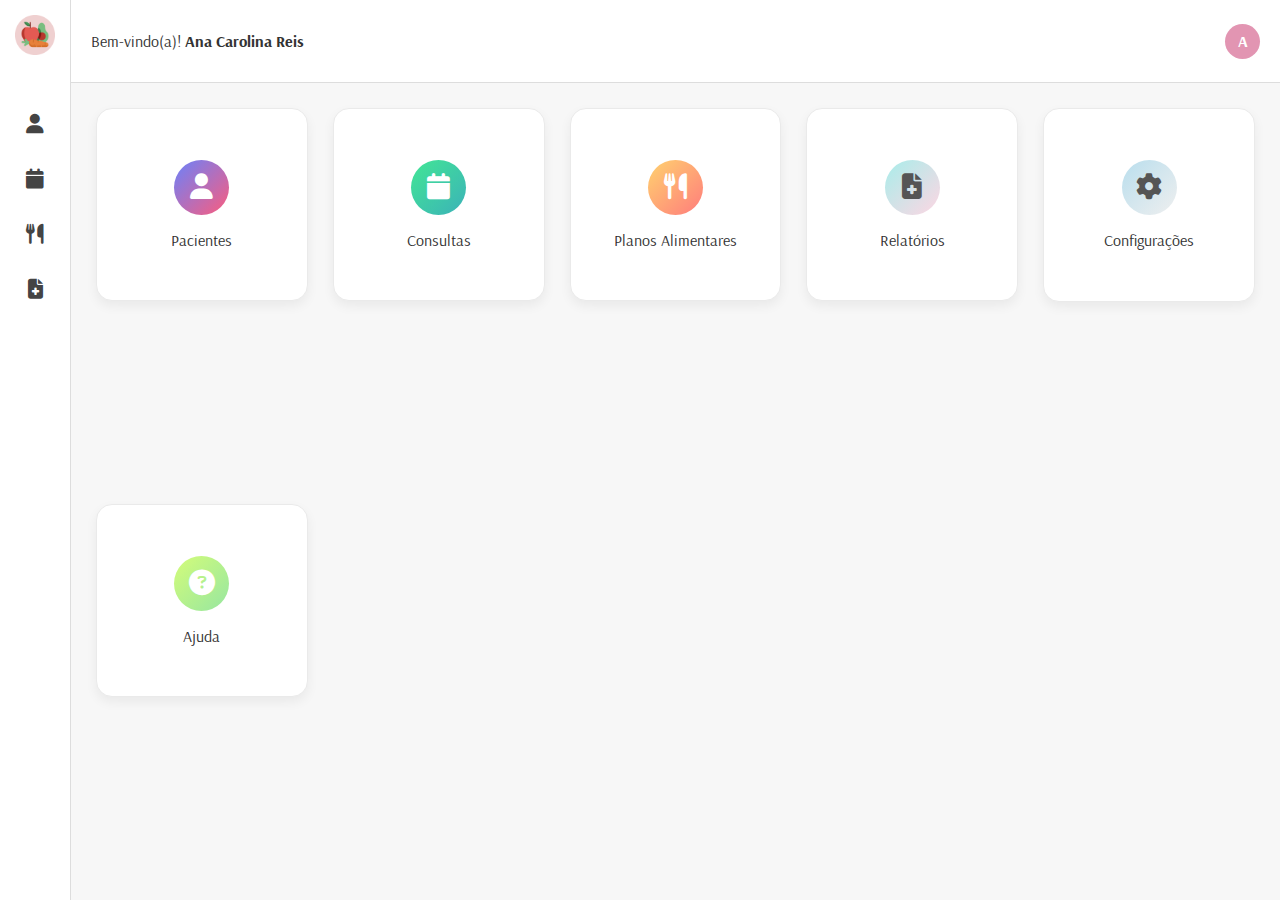
<file: index.html>
<!DOCTYPE html>
<html lang="pt-br">
<head>
  <meta charset="UTF-8">
  <meta name="viewport" content="width=device-width, initial-scale=1.0">
  <title>Sistema Nutricionista</title>
  <link rel="stylesheet" href="css/style.css">
  <link href="https://fonts.googleapis.com/css2?family=Arsenal:wght@400;700&display=swap" rel="stylesheet">
  <link rel="stylesheet" href="https://cdnjs.cloudflare.com/ajax/libs/font-awesome/6.5.0/css/all.min.css">
</head>
<body>
  <div class="container">

    <!-- Sidebar -->
    <aside class="sidebar">
      <div class="logo">
         <img src="assets/images/logo.png" alt="Logo Clínica">
      </div>
      <nav>
        <ul>
          <li><a href="pacientes.html" class="nav-link" data-page="pacientes"><i class="fa-solid fa-user"></i></a></li>
          <li><a href="consultas.html" class="nav-link" data-page="consultas"><i class="fa-solid fa-calendar"></i></a></li>
          <li><a href="planos.html" class="nav-link" data-page="planos"><i class="fa-solid fa-utensils"></i></a></li>
          <li><a href="relatorios.html" class="nav-link" data-page="relatorios"><i class="fa-solid fa-file-medical"></i></a></li>
        </ul>
      </nav>
    </aside>

    <!-- Conteúdo principal -->
    <main>
      <!-- Topo -->
      <header class="header">
        <p>Bem-vindo(a)! <strong>Ana Carolina Reis</strong></p>
        <div class="avatar">A</div>
      </header>

      <!-- Área de cards melhorada -->
      <section class="cards">
        <div class="card" data-target="pacientes.html">
          <div class="card-icon"><i class="fa-solid fa-user"></i></div>
          <span>Pacientes</span>
        </div>
        <div class="card" data-target="consultas.html">
          <div class="card-icon"><i class="fa-solid fa-calendar"></i></div>
          <span>Consultas</span>
        </div>
        <div class="card" data-target="planos.html">
          <div class="card-icon"><i class="fa-solid fa-utensils"></i></div>
          <span>Planos Alimentares</span>
        </div>
        <div class="card" data-target="relatorios.html">
          <div class="card-icon"><i class="fa-solid fa-file-medical"></i></div>
          <span>Relatórios</span>
        </div>
        <div class="card" data-target="configuracoes.html">
          <div class="card-icon"><i class="fa-solid fa-gear"></i></div>
          <span>Configurações</span>
        </div>
        <div class="card" data-target="ajuda.html">
          <div class="card-icon"><i class="fa-solid fa-circle-question"></i></div>
          <span>Ajuda</span>
        </div>
      </section>
    </main>
  </div>
  
  <script src="js/main.js"></script>
  <script src="js/dashboard.js"></script>
</body>
</html>
</file>
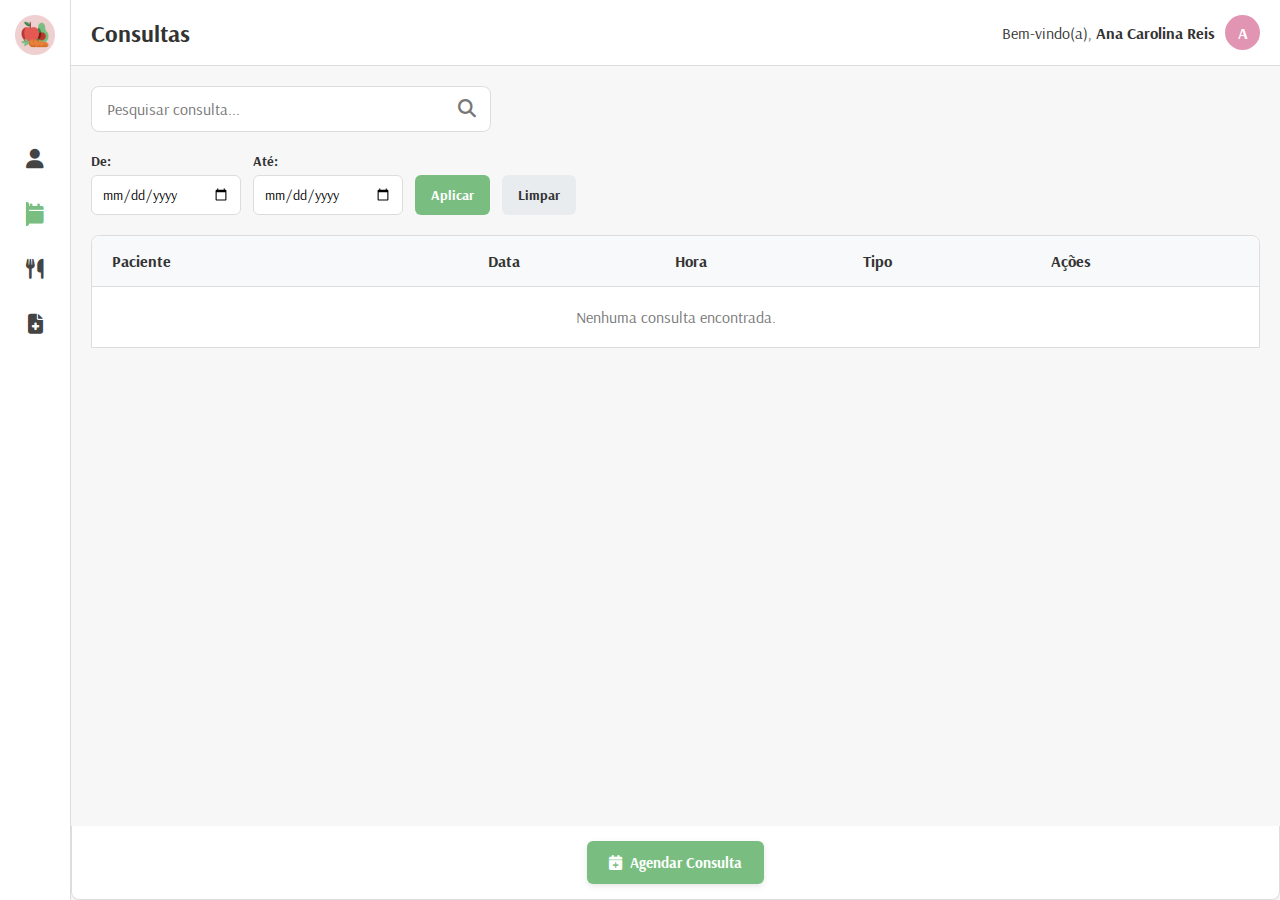
<file: consultas.html>
<!DOCTYPE html>
<html lang="pt-br">
<head>
  <meta charset="UTF-8">
  <meta name="viewport" content="width=device-width, initial-scale=1.0">
  <title>Sistema Nutricionista - Consultas</title>
  <link rel="stylesheet" href="css/style.css">
  <link rel="stylesheet" href="css/consultas.css">
  <link href="https://fonts.googleapis.com/css2?family=Arsenal:wght@400;700&display=swap" rel="stylesheet">
  <link rel="stylesheet" href="https://cdnjs.cloudflare.com/ajax/libs/font-awesome/6.5.0/css/all.min.css">
</head>
<body>
  <div class="container">
    <!-- Sidebar -->
    <aside class="sidebar">
      <div class="logo">
        <img src="assets/images/logo.png" alt="Logo Clínica">
      </div>
      <nav>
        <ul>
          <li><a href="dashboard.html"><i class="fa-solid fa-grid"></i></a></li>
          <li><a href="pacientes.html"><i class="fa-solid fa-user"></i></a></li>
          <li><a href="consultas.html" class="active"><i class="fa-solid fa-calendar"></i></a></li>
          <li><a href="planos.html"><i class="fa-solid fa-utensils"></i></a></li>
          <li><a href="relatorios.html"><i class="fa-solid fa-file-medical"></i></a></li>
        </ul>
      </nav>
    </aside>
<!-- Modal de Detalhes da Consulta -->
<div id="consultaDetalhesModal" class="modal" role="dialog" aria-modal="true">
  <div class="modal-content">
    <span class="close" id="closeDetalhesModal" aria-label="Fechar">&times;</span>
    <h2>Detalhes da Consulta</h2>
    <div class="modal-grid">
      <div class="form-control">
        <label>Paciente</label>
        <input type="text" id="detalhePaciente" readonly>
      </div>
      <div class="form-control">
        <label>Data</label>
        <input type="text" id="detalheData" readonly>
      </div>
      <div class="form-control">
        <label>Hora</label>
        <input type="text" id="detalheHora" readonly>
      </div>
      <div class="form-control">
        <label>Tipo</label>
        <input type="text" id="detalheTipo" readonly>
      </div>
      <div class="form-control form-control--full">
        <label>Observações</label>
        <textarea id="detalheObservacoes" rows="3" readonly></textarea>
      </div>
    </div>
  </div>
</div>

    <!-- Conteúdo principal -->
    <main>
      <!-- Topo -->
      <header class="header">
        <div class="header-left">
          <h1>Consultas</h1>
        </div>
        <div class="header-right">
          <div class="user-info">
            <p>Bem-vindo(a), <strong>Ana Carolina Reis</strong></p>
            <div class="avatar">A</div>
          </div>
        </div>
      </header>

      <!-- Conteúdo da página de consultas -->
      <section class="consultas-content">
        <!-- Barra de pesquisa -->
        <div class="search-container">
          <input type="text" class="search-input" placeholder="Pesquisar consulta...">
          <button class="search-button">
            <i class="fas fa-search"></i>
          </button>
        </div>
        <!-- Filtros -->
<div class="filters-container">
  <div class="filter-control">
    <label for="filtroDataInicio">De:</label>
    <input type="date" id="filtroDataInicio">
  </div>
  <div class="filter-control">
    <label for="filtroDataFim">Até:</label>
    <input type="date" id="filtroDataFim">
  </div>
  <button class="btn-secondary" id="btnAplicarFiltro">Aplicar</button>
  <button class="btn-secondary" id="btnLimparFiltro">Limpar</button>
</div>

        <!-- Lista de consultas -->
        <div class="consultas-list">
          <div class="list-header">
            <span>Paciente</span>
            <span>Data</span>
            <span>Hora</span>
            <span>Tipo</span>
            <span>Ações</span>
          </div>
        </div>
      </section>

      <!-- Rodapé da lista -->
      <div class="consultas-footer">
        <button class="btn-add-consulta">
          <i class="fas fa-calendar-plus"></i> Agendar Consulta
        </button>
      </div>

      <!-- Modal de cadastro/edição -->
      <div id="consultaModal" class="modal" role="dialog" aria-modal="true">
        <div class="modal-content">
          <span class="close" aria-label="Fechar">&times;</span>
          <h2 id="tituloModalConsulta">Agendar Consulta</h2>
          <form id="consultaForm">
            <input type="hidden" id="consultaId" name="consultaId" value="">
            <div class="modal-grid">
              <div class="form-control">
  <label for="paciente">Paciente <span class="required">*</span></label>
  <select id="paciente" name="paciente" required>
    <option value="">Selecione um paciente</option>
  </select>
  <span class="validation-message" id="pacienteValidation"></span>
</div>

              <div class="form-control">
                <label for="data">Data <span class="required">*</span></label>
                <input type="date" id="data" name="data" required min="">
                <span class="validation-message" id="dataValidation"></span>
              </div>
              <div class="form-control">
                <label for="hora">Hora <span class="required">*</span></label>
                <input type="time" id="hora" name="hora" required>
                <span class="validation-message" id="horaValidation"></span>
              </div>
              <div class="form-control">
                <label for="tipo">Tipo <span class="required">*</span></label>
                <select id="tipo" name="tipo" required>
                  <option value="">Selecione</option>
                  <option value="Presencial">Presencial</option>
                  <option value="Online">Online</option>
                  <option value="Retorno">Retorno</option>
                </select>
                <span class="validation-message" id="tipoValidation"></span>
              </div>
              <div class="form-control form-control--full">
                <label for="observacoes">Observações</label>
                <textarea id="observacoes" name="observacoes" rows="3"></textarea>
              </div>
            </div>
            <div class="form-actions">
              <button type="button" id="cancelButton" class="btn-secondary">Cancelar</button>
              <button type="submit" class="btn-primary">Salvar</button>
            </div>
          </form>
        </div>
      </div>

      <!-- Modal de Confirmação de Exclusão -->
      <div id="confirmModal" class="modal" role="dialog" aria-modal="true">
        <div class="modal-content confirm-modal">
          <h2>Confirmar Exclusão</h2>
          <p id="confirmMessage">Tem certeza que deseja excluir esta consulta?</p>
          <div class="form-actions">
            <button type="button" id="cancelConfirmButton" class="btn-secondary">Cancelar</button>
            <button type="button" id="confirmDeleteButton" class="btn-danger">Excluir</button>
          </div>
        </div>
      </div>
    </main>
  </div>
  
  <script src="js/consultas.js"></script>
  <script>
    // Script para definir a data mínima como hoje
    document.addEventListener('DOMContentLoaded', function() {
      const dataInput = document.getElementById('data');
      const hoje = new Date().toISOString().split('T')[0];
      dataInput.setAttribute('min', hoje);
      
      // Validação adicional no envio do formulário
      document.getElementById('consultaForm').addEventListener('submit', function(e) {
        const dataSelecionada = dataInput.value;
        
        if (dataSelecionada < hoje) {
          e.preventDefault();
          document.getElementById('dataValidation').textContent = 'Não é possível agendar consultas para datas anteriores a hoje.';
          dataInput.focus();
        }
      });
      
      // Limpar mensagem de validação quando o usuário alterar a data
      dataInput.addEventListener('input', function() {
        document.getElementById('dataValidation').textContent = '';
      });
    });
  </script>
</body>
</html>
</file>
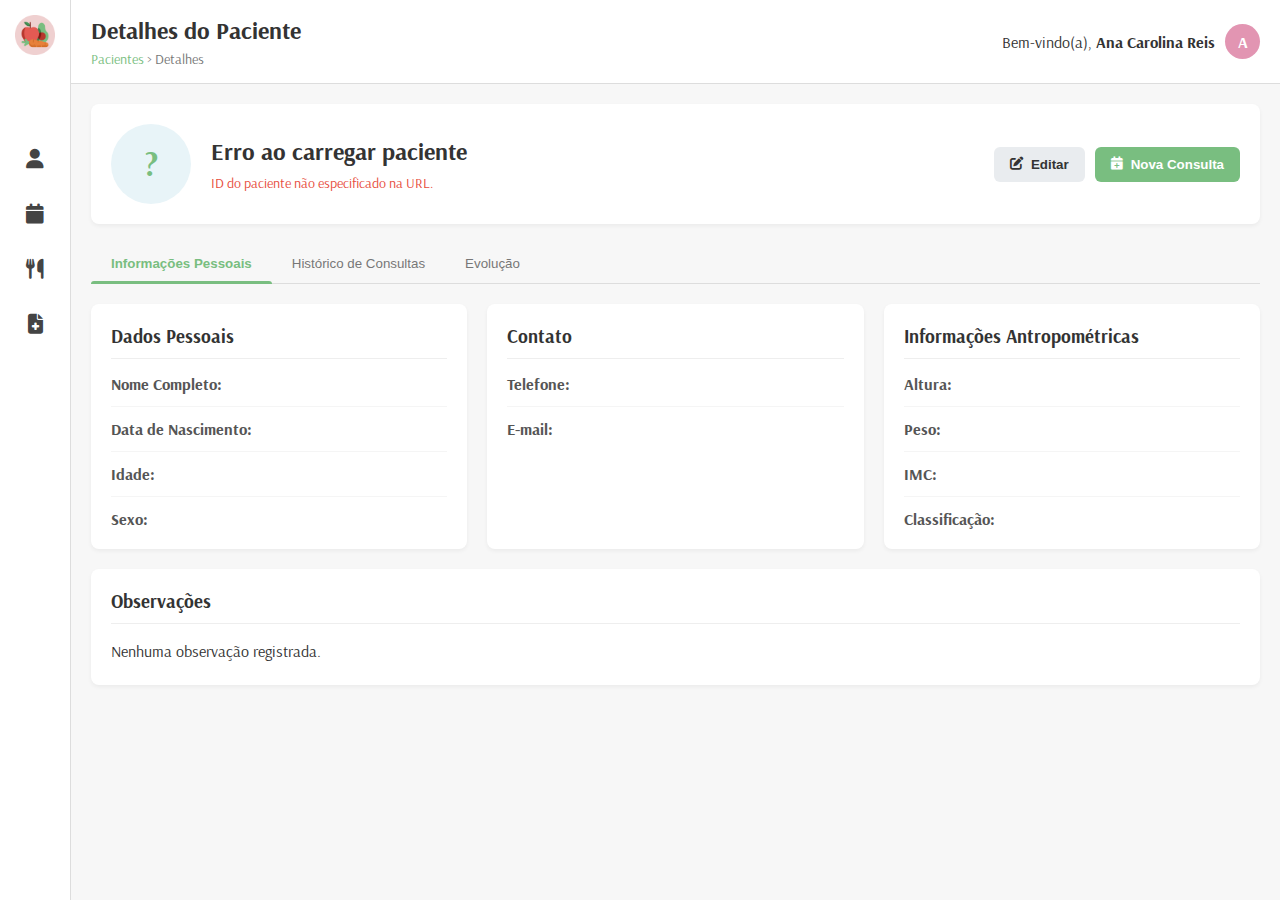
<file: paciente-detalhes.html>
<!DOCTYPE html>
<html lang="pt-br">
<head>
  <meta charset="UTF-8">
  <meta name="viewport" content="width=device-width, initial-scale=1.0">
  <title>Detalhes do Paciente - Sistema Nutricionista</title>
  <link rel="stylesheet" href="css/style.css">
  <link rel="stylesheet" href="css/paciente-detalhes.css">
  <link href="https://fonts.googleapis.com/css2?family=Arsenal:wght@400;700&display=swap" rel="stylesheet">
  <link rel="stylesheet" href="https://cdnjs.cloudflare.com/ajax/libs/font-awesome/6.5.0/css/all.min.css">
</head>
<body>
  <div class="container">
    <!-- Sidebar -->
    <aside class="sidebar">
      <div class="logo">
        <img src="assets/images/logo.png" alt="Logo Clínica">
      </div>
      <nav>
        <ul>
          <li><a href="dashboard.html"><i class="fa-solid fa-grid"></i></a></li>
          <li><a href="pacientes.html"><i class="fa-solid fa-user"></i></a></li>
          <li><a href="consultas.html"><i class="fa-solid fa-calendar"></i></a></li>
          <li><a href="planos.html"><i class="fa-solid fa-utensils"></i></a></li>
          <li><a href="relatorios.html"><i class="fa-solid fa-file-medical"></i></a></li>
        </ul>
      </nav>
    </aside>

    <!-- Conteúdo principal -->
    <main>
      <!-- Topo -->
      <header class="header">
        <div class="header-left">
          <h1>Detalhes do Paciente</h1>
          <nav class="breadcrumb">
            <a href="pacientes.html">Pacientes</a> > <span id="breadcrumb-nome">Detalhes</span>
          </nav>
        </div>
        <div class="header-right">
          <div class="user-info">
            <p>Bem-vindo(a), <strong>Ana Carolina Reis</strong></p>
            <div class="avatar">A</div>
          </div>
        </div>
      </header>

      <!-- Conteúdo da página de detalhes -->
      <section class="patient-details-content">
        <div class="patient-header">
          <div class="patient-avatar-large">
            <span id="avatar-inicial">?</span>
          </div>
          <div class="patient-header-info">
            <h2 id="patient-name">Carregando...</h2>
            <div class="patient-meta">
              <span id="patient-age"></span>
              <span id="patient-gender"></span>
              <span id="patient-id"></span>
            </div>
          </div>
          <div class="patient-actions">
            <button id="btn-edit" class="btn-edit-large">
              <i class="fas fa-edit"></i> Editar
            </button>
            <button id="btn-consulta" class="btn-primary-large">
              <i class="fas fa-calendar-plus"></i> Nova Consulta
            </button>
          </div>
        </div>

        <div class="patient-tabs">
          <button class="tab-button active" data-tab="info">Informações Pessoais</button>
          <button class="tab-button" data-tab="consultas">Histórico de Consultas</button>
          <button class="tab-button" data-tab="evolucao">Evolução</button>
        </div>

        <div class="tab-content">
          <!-- Aba de Informações Pessoais -->
          <div id="tab-info" class="tab-pane active">
            <div class="info-grid">
              <div class="info-card">
                <h3>Dados Pessoais</h3>
                <div class="info-item">
                  <label>Nome Completo:</label>
                  <span id="info-nome"></span>
                </div>
                <div class="info-item">
                  <label>Data de Nascimento:</label>
                  <span id="info-nascimento"></span>
                </div>
                <div class="info-item">
                  <label>Idade:</label>
                  <span id="info-idade"></span>
                </div>
                <div class="info-item">
                  <label>Sexo:</label>
                  <span id="info-sexo"></span>
                </div>
              </div>

              <div class="info-card">
                <h3>Contato</h3>
                <div class="info-item">
                  <label>Telefone:</label>
                  <span id="info-telefone"></span>
                </div>
                <div class="info-item">
                  <label>E-mail:</label>
                  <span id="info-email"></span>
                </div>
              </div>

              <div class="info-card">
                <h3>Informações Antropométricas</h3>
                <div class="info-item">
                  <label>Altura:</label>
                  <span id="info-altura"></span>
                </div>
                <div class="info-item">
                  <label>Peso:</label>
                  <span id="info-peso"></span>
                </div>
                <div class="info-item">
                  <label>IMC:</label>
                  <span id="info-imc"></span>
                </div>
                <div class="info-item">
                  <label>Classificação:</label>
                  <span id="info-classificacao"></span>
                </div>
              </div>

              <div class="info-card info-card-full">
                <h3>Observações</h3>
                <div class="info-item-full">
                  <span id="info-observacoes">Nenhuma observação registrada.</span>
                </div>
              </div>
            </div>
          </div>

          <!-- Aba de Histórico de Consultas -->
          <div id="tab-consultas" class="tab-pane">
            <div class="consultas-header">
              <h3>Histórico de Consultas</h3>
              <button class="btn-small">
                <i class="fas fa-plus"></i> Nova Consulta
              </button>
            </div>
            
            <div class="consultas-list">
              <div class="consulta-item">
                <div class="consulta-data">12/03/2023</div>
                <div class="consulta-info">
                  <h4>Consulta de Acompanhamento</h4>
                  <p>Paciente relatou melhora na alimentação. Peso reduzido em 2kg desde a última consulta.</p>
                </div>
                <div class="consulta-actions">
                  <button class="btn-small"><i class="fas fa-eye"></i></button>
                  <button class="btn-small"><i class="fas fa-edit"></i></button>
                </div>
              </div>
              
              <div class="consulta-item">
                <div class="consulta-data">05/02/2023</div>
                <div class="consulta-info">
                  <h4>Primeira Consulta</h4>
                  <p>Avaliação inicial. Plano alimentar prescrito.</p>
                </div>
                <div class="consulta-actions">
                  <button class="btn-small"><i class="fas fa-eye"></i></button>
                  <button class="btn-small"><i class="fas fa-edit"></i></button>
                </div>
              </div>
            </div>
          </div>

          <!-- Aba de Evolução -->
          <div id="tab-evolucao" class="tab-pane">
            <div class="evolucao-header">
              <h3>Evolução do Paciente</h3>
              <div class="evolucao-filters">
                <select>
                  <option>Últimos 3 meses</option>
                  <option>Últimos 6 meses</option>
                  <option>Último ano</option>
                  <option>Todo o histórico</option>
                </select>
              </div>
            </div>
            
            <div class="evolucao-grafico">
              <p class="placeholder-text">Gráfico de evolução de peso e IMC será exibido aqui.</p>
              <!-- Aqui iria um gráfico real com Chart.js ou similar -->
            </div>
            
            <div class="evolucao-dados">
              <div class="dado-item">
                <h4>Variação de Peso</h4>
                <span class="dado-valor positivo">-5 kg</span>
                <span class="dado-periodo">desde a primeira consulta</span>
              </div>
              
              <div class="dado-item">
                <h4>Variação de IMC</h4>
                <span class="dado-valor positivo">-2.1</span>
                <span class="dado-periodo">desde a primeira consulta</span>
              </div>
            </div>
          </div>
        </div>
      </section>
    </main>
  </div>

  <script src="js/paciente-detalhes.js"></script>
</body>
</html>
</file>
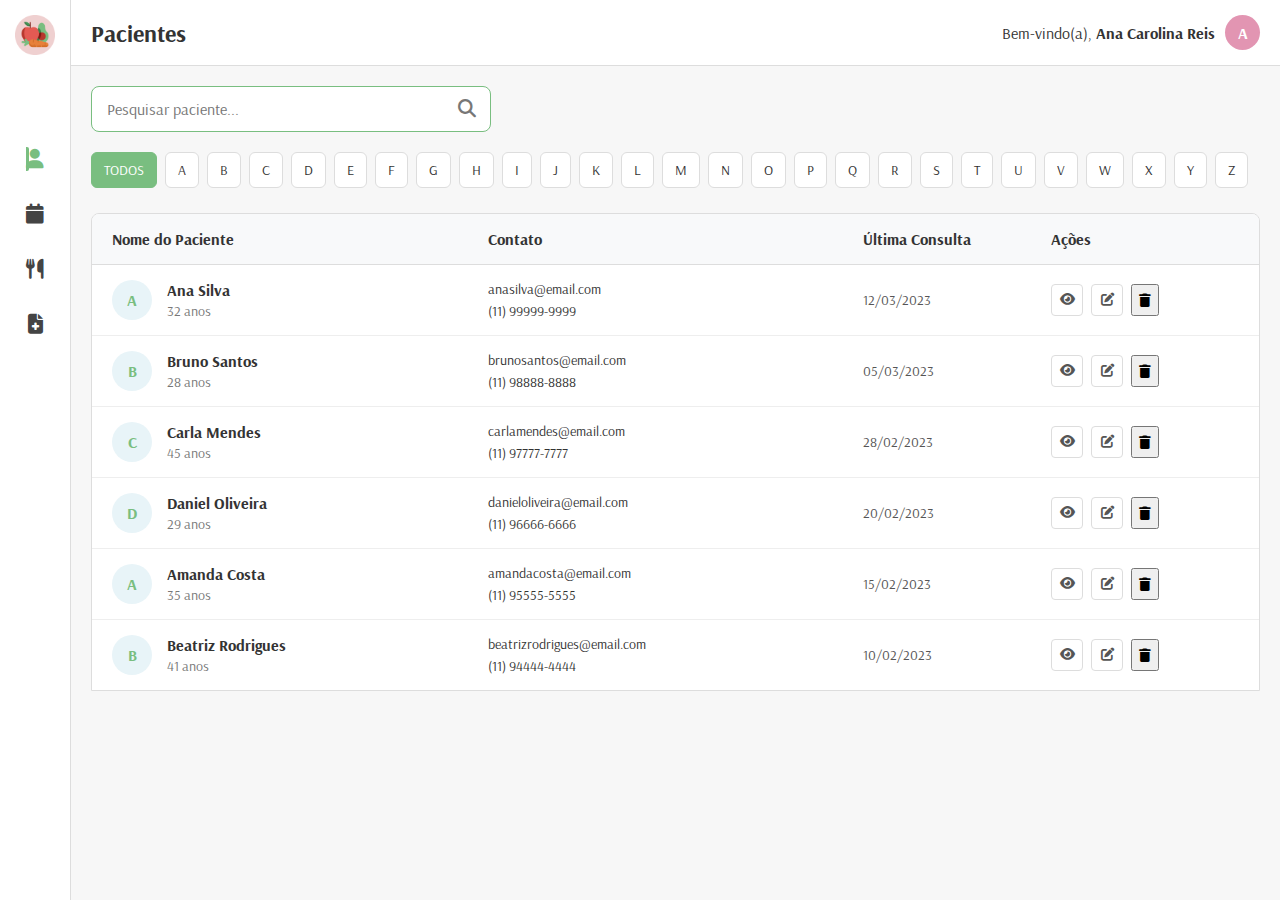
<file: pacientes.html>
<!DOCTYPE html>
<html lang="pt-br">
<head>
  <meta charset="UTF-8">
  <meta name="viewport" content="width=device-width, initial-scale=1.0">
  <title>Sistema Nutricionista - Pacientes</title>
  <link rel="stylesheet" href="css/style.css">
  <link rel="stylesheet" href="css/pacientes.css">
  <link href="https://fonts.googleapis.com/css2?family=Arsenal:wght@400;700&display=swap" rel="stylesheet">
  <link rel="stylesheet" href="https://cdnjs.cloudflare.com/ajax/libs/font-awesome/6.5.0/css/all.min.css">
</head>
<body>
  <div class="container">
    <!-- Sidebar -->
    <aside class="sidebar">
      <div class="logo">
        <img src="assets/images/logo.png" alt="Logo Clínica">
      </div>
      <nav>
        <ul>
          <li><a href="dashboard.html"><i class="fa-solid fa-grid"></i></a></li>
          <li><a href="pacientes.html" class="active"><i class="fa-solid fa-user"></i></a></li>
          <li><a href="consultas.html"><i class="fa-solid fa-calendar"></i></a></li>
          <li><a href="planos.html"><i class="fa-solid fa-utensils"></i></a></li>
          <li><a href="relatorios.html"><i class="fa-solid fa-file-medical"></i></a></li>
        </ul>
      </nav>
    </aside>

    <!-- Conteúdo principal -->
    <main>
      <!-- Topo -->
      <header class="header">
        <div class="header-left">
          <h1>Pacientes</h1>
        </div>
        <div class="header-right">
          <div class="user-info">
            <p>Bem-vindo(a), <strong>Ana Carolina Reis</strong></p>
            <div class="avatar">A</div>
          </div>
        </div>
      </header>

      <!-- Conteúdo da página de pacientes -->
      <section class="patients-content">
        <!-- Barra de pesquisa -->
        <div class="search-container">
          <input type="text" class="search-input" placeholder="Pesquisar paciente...">
          <button class="search-button">
            <i class="fas fa-search"></i>
          </button>
        </div>
        
        <!-- Filtro alfabético -->
        <div class="alphabet-filter">
          <div class="letter-filter active">TODOS</div>
          <div class="letter-filter">A</div>
          <div class="letter-filter">B</div>
          <div class="letter-filter">C</div>
          <div class="letter-filter">D</div>
          <div class="letter-filter">E</div>
          <div class="letter-filter">F</div>
          <div class="letter-filter">G</div>
          <div class="letter-filter">H</div>
          <div class="letter-filter">I</div>
          <div class="letter-filter">J</div>
          <div class="letter-filter">K</div>
          <div class="letter-filter">L</div>
          <div class="letter-filter">M</div>
          <div class="letter-filter">N</div>
          <div class="letter-filter">O</div>
          <div class="letter-filter">P</div>
          <div class="letter-filter">Q</div>
          <div class="letter-filter">R</div>
          <div class="letter-filter">S</div>
          <div class="letter-filter">T</div>
          <div class="letter-filter">U</div>
          <div class="letter-filter">V</div>
          <div class="letter-filter">W</div>
          <div class="letter-filter">X</div>
          <div class="letter-filter">Y</div>
          <div class="letter-filter">Z</div>
        </div>
        
        <!-- Lista de pacientes -->
        <div class="patients-list">
          <div class="list-header">
            <span>Nome do Paciente</span>
            <span>Contato</span>
            <span>Última Consulta</span>
            <span>Ações</span>
          </div>
          
          <div class="patient-item">
            <div class="patient-info">
              <div class="patient-avatar">A</div>
              <div class="patient-details">
                <div class="patient-name">Ana Silva</div>
                <div class="patient-age">32 anos</div>
              </div>
            </div>
            <div class="patient-contact">
              <div class="contact-email">anasilva@email.com</div>
              <div class="contact-phone">(11) 99999-9999</div>
            </div>
            <div class="last-appointment">12/03/2023</div>
            <div class="patient-actions">
              <button class="btn-view"><i class="fas fa-eye"></i></button>
              <button class="btn-edit"><i class="fas fa-edit"></i></button>
              <button class="btn-more"><i class="fas fa-ellipsis-v"></i></button>
            </div>
          </div>
          
          <div class="patient-item">
            <div class="patient-info">
              <div class="patient-avatar">B</div>
              <div class="patient-details">
                <div class="patient-name">Bruno Santos</div>
                <div class="patient-age">28 anos</div>
              </div>
            </div>
            <div class="patient-contact">
              <div class="contact-email">brunosantos@email.com</div>
              <div class="contact-phone">(11) 98888-8888</div>
            </div>
            <div class="last-appointment">05/03/2023</div>
            <div class="patient-actions">
              <button class="btn-view"><i class="fas fa-eye"></i></button>
              <button class="btn-edit"><i class="fas fa-edit"></i></button>
              <button class="btn-more"><i class="fas fa-ellipsis-v"></i></button>
            </div>
          </div>
          
          <div class="patient-item">
            <div class="patient-info">
              <div class="patient-avatar">C</div>
              <div class="patient-details">
                <div class="patient-name">Carla Mendes</div>
                <div class="patient-age">45 anos</div>
              </div>
            </div>
            <div class="patient-contact">
              <div class="contact-email">carlamendes@email.com</div>
              <div class="contact-phone">(11) 97777-7777</div>
            </div>
            <div class="last-appointment">28/02/2023</div>
            <div class="patient-actions">
              <button class="btn-view"><i class="fas fa-eye"></i></button>
              <button class="btn-edit"><i class="fas fa-edit"></i></button>
              <button class="btn-more"><i class="fas fa-ellipsis-v"></i></button>
            </div>
          </div>
        </div>
      </section>
    </main>
  </div>

  <script src="js/pacientes.js"></script>
</body>
</html>
</file>
<file: css/style.css>
/* Fonte padrão */
body {
  margin: 0;
  font-family: 'Arsenal', sans-serif;
  background: #f7f7f7;
  color: #333;
}

/* Layout container */
.container {
  display: flex;
  min-height: 100vh;
}

/* Sidebar */
.sidebar {
  width: 70px;
  background: #fff;
  border-right: 1px solid #ddd;
  display: flex;
  flex-direction: column;
  align-items: center;
  padding: 15px 0;
}

.sidebar .logo img {
  width: 40px;
  margin-bottom: 20px;
}

.sidebar ul {
  list-style: none;
  padding: 0;
}

.sidebar ul li {
  margin: 35px 0;
}

.sidebar ul li a {
  color: #444;
  font-size: 20px;
  text-decoration: none;
  display: flex;
  justify-content: center;
}

/* Sidebar link ativo */
.sidebar ul li a.active {
    color: #79BE80;
    position: relative;
}

/* Área principal */
main {
  flex: 1;
  display: flex;
  flex-direction: column;
}

/* Topo */
.header {
  display: flex;
  justify-content: space-between;
  align-items: center;
  padding: 15px 20px;
  background: #fff;
  border-bottom: 1px solid #ddd;
}

.header-left h1 {
  margin: 0;
  font-size: 24px;
  color: #333;
}

.user-info {
  display: flex;
  align-items: center;
  gap: 10px;
}

.user-info p {
  margin: 0;
  color: #333;
  font-size: 16px;
}

.avatar {
  width: 35px;
  height: 35px;
  border-radius: 50%;
  background: #e295b2;
  color: #fff;
  display: flex;
  justify-content: center;
  align-items: center;
  font-weight: bold;
}

/* Cards da dashboard */
.cards {
  flex: 1;
  padding: 25px;
  display: grid;
  grid-template-columns: repeat(auto-fill, minmax(200px, 1fr));
  gap: 25px;
}

.card {
  background: #fff;
  border: 1px solid #eaeaea;
  border-radius: 16px;
  padding: 25px 20px;
  text-align: center;
  font-size: 16px;
  cursor: pointer;
  transition: all 0.3s ease;
  box-shadow: 0 5px 12px rgba(0, 0, 0, 0.06);
  display: flex;
  flex-direction: column;
  align-items: center;
  justify-content: center;
  min-height: 140px;
  aspect-ratio: 1.2;
}

.card:hover {
  transform: translateY(-5px);
  box-shadow: 0 12px 20px rgba(0, 0, 0, 0.1);
}

.card-icon {
  font-size: 26px;
  margin-bottom: 15px;
  display: flex;
  align-items: center;
  justify-content: center;
  width: 55px;
  height: 55px;
  border-radius: 50%;
  color: white;
}

/* Cores específicas para cada card */
.card:nth-child(1) .card-icon { background: linear-gradient(135deg, #6a82fb, #fc5c7d); }
.card:nth-child(2) .card-icon { background: linear-gradient(135deg, #42e695, #3bb2b8); }
.card:nth-child(3) .card-icon { background: linear-gradient(135deg, #ffd26f, #ff7c7c); }
.card:nth-child(4) .card-icon { background: linear-gradient(135deg, #a8edea, #fed6e3); color: #555; }
.card:nth-child(5) .card-icon { background: linear-gradient(135deg, #b9deed, #efefef); color: #555; }
.card:nth-child(6) .card-icon { background: linear-gradient(135deg, #d4fc79, #96e6a1); }

/* Efeito de foco suave */
.card:active {
  transform: scale(0.98);
}

/* Responsividade para telas menores */
@media (max-width: 1024px) {
  .cards {
    grid-template-columns: repeat(auto-fill, minmax(180px, 1fr));
    gap: 20px;
    padding: 20px;
  }
}

@media (max-width: 768px) {
  .cards {
    grid-template-columns: repeat(auto-fill, minmax(160px, 1fr));
    gap: 18px;
    padding: 18px;
  }
  
  .card {
    padding: 20px 15px;
    font-size: 15px;
    min-height: 130px;
  }
  
  .card-icon {
    font-size: 24px;
    width: 50px;
    height: 50px;
    margin-bottom: 12px;
  }
  
  .header {
    flex-direction: column;
    align-items: flex-start;
    gap: 10px;
  }
  
  .user-info {
    align-self: flex-end;
  }
}

@media (max-width: 600px) {
  .cards {
    grid-template-columns: repeat(2, 1fr);
    gap: 16px;
    padding: 16px;
  }
  
  .card {
    padding: 18px 12px;
    min-height: 120px;
  }
}

@media (max-width: 400px) {
  .cards {
    grid-template-columns: 1fr;
    gap: 15px;
  }
  
  .sidebar {
    width: 60px;
  }
}

.sidebar ul li a.active::after {
    content: '';
    position: absolute;
    left: 0;
    top: 50%;
    transform: translateY(-50%);
    width: 3px;
    height: 24px;
    background: #79BE80;
    border-radius: 0 2px 2px 0;
}
</file>
<file: css/consultas.css>
/* Página de Consultas */
.consultas-content {
  flex: 1;
  padding: 20px;
}

/* Lista de consultas */
.consultas-list {
  background: #fff;
  border-radius: 8px 8px 0 0;
  border: 1px solid #ddd;
  overflow: hidden;
}

.list-header {
  display: grid;
  grid-template-columns: 2fr 1fr 1fr 1fr 1fr;
  padding: 15px 20px;
  background-color: #f8f9fa;
  font-weight: 700;
  border-bottom: 1px solid #ddd;
}

.consulta-item {
  display: grid;
  grid-template-columns: 2fr 1fr 1fr 1fr 1fr;
  align-items: center;
  padding: 15px 20px;
  border-bottom: 1px solid #eee;
}

.consulta-item:last-child { border-bottom: none; }

.consulta-actions {
  display: flex;
  gap: 8px;
}

.btn-view, .btn-edit, .btn-delete {
  background: none;
  border: 1px solid #ddd;
  border-radius: 4px;
  color: #555;
  cursor: pointer;
  width: 32px;
  height: 32px;
  display: flex;
  align-items: center;
  justify-content: center;
  transition: all 0.2s;
}
.btn-view:hover, .btn-edit:hover, .btn-delete:hover { background: #f5f5f5; }

/* Rodapé da lista */
.consultas-footer {
  display: flex;
  justify-content: center;
  padding: 15px 20px;
  background: #fff;
  border: 1px solid #ddd;
  border-top: none;
  border-radius: 0 0 8px 8px;
}

.btn-add-consulta {
  background: #79BE80;
  color: #fff;
  border: none;
  border-radius: 6px;
  padding: 12px 22px;
  font-size: 15px;
  font-weight: 600;
  font-family: 'Arsenal', sans-serif;
  cursor: pointer;
  display: flex;
  align-items: center;
  gap: 8px;
  transition: all 0.2s ease;
  box-shadow: 0 2px 6px rgba(0,0,0,0.1);
}
.btn-add-consulta:hover {
  background: #67a96f;
  transform: scale(1.05);
  box-shadow: 0 4px 10px rgba(0,0,0,0.15);
}

/* Modal */
.modal {
  display: none;
  position: fixed;
  z-index: 1000;
  inset: 0;
  background: rgba(0,0,0,0.45);
  align-items: center;
  justify-content: center;
  padding: 16px;
}

.modal-content {
  background: #fff;
  width: 100%;
  max-width: 600px;
  border-radius: 10px;
  box-shadow: 0 10px 30px rgba(0,0,0,0.15);
  padding: 20px;
  position: relative;
  animation: fadeIn 0.2s ease;
}

.modal-content h2 {
  margin: 0 0 12px 0;
}

.close {
  position: absolute;
  right: 14px;
  top: 10px;
  font-size: 22px;
  cursor: pointer;
  color: #666;
}

.modal-grid {
  display: grid;
  grid-template-columns: repeat(2, 1fr);
  gap: 12px 16px;
  margin-top: 10px;
}

.form-control {
  display: flex;
  flex-direction: column;
}

.form-control label {
  font-weight: 700;
  font-size: 14px;
  margin-bottom: 6px;
}

.form-control input,
.form-control select,
.form-control textarea {
  border: 1px solid #ddd;
  border-radius: 6px;
  padding: 10px;
  font-family: 'Arsenal', sans-serif;
  font-size: 15px;
}

.form-control--full {
  grid-column: 1 / -1;
}

.form-actions {
  display: flex;
  justify-content: flex-end;
  gap: 10px;
  margin-top: 16px;
}

.btn-secondary, .btn-primary {
  border: none;
  border-radius: 6px;
  padding: 10px 16px;
  font-weight: 700;
  cursor: pointer;
}

.btn-secondary {
  background: #e9ecef;
  color: #333;
}

.btn-secondary:hover {
  background: #dfe3e6;
}

.btn-primary {
  background: #79BE80;
  color: #fff;
}

.btn-primary:hover {
  background: #67a96f;
}

/* Modal de confirmação */
.confirm-modal {
  max-width: 450px;
  text-align: center;
}

.confirm-modal h2 {
  color: #e74c3c;
  margin-bottom: 15px;
}

.confirm-modal p {
  margin: 0 0 20px 0;
  font-size: 16px;
  line-height: 1.5;
}

.btn-danger {
  background: #e74c3c;
  color: #fff;
  border: none;
  border-radius: 6px;
  padding: 10px 16px;
  font-weight: 700;
  cursor: pointer;
}

.btn-danger:hover {
  background: #c0392b;
}

/* Responsividade */
@keyframes fadeIn {
  from { opacity: 0; transform: translateY(6px); }
  to { opacity: 1; transform: translateY(0); }
}

@media (max-width: 768px) {
  .modal-grid {
    grid-template-columns: 1fr;
  }
}

/* Inputs readonly no modal de detalhes */
#consultaDetalhesModal input[readonly],
#consultaDetalhesModal textarea[readonly] {
  background-color: #f5f5f5;
  cursor: default;
}

/* Barra de pesquisa */
.search-container {
  display: flex;
  margin-bottom: 20px;
  position: relative;
  max-width: 400px;
}

.search-input {
  flex: 1;
  padding: 12px 45px 12px 15px;
  border: 1px solid #ddd;
  border-radius: 8px;
  font-size: 16px;
  font-family: 'Arsenal', sans-serif;
}

.search-button {
  position: absolute;
  right: 5px;
  top: 50%;
  transform: translateY(-50%);
  background: none;
  border: none;
  color: #777;
  font-size: 18px;
  cursor: pointer;
  padding: 5px 10px;
}

/* Filtros - ESTILOS CORRIGIDOS */
.filters-container {
  display: flex;
  align-items: flex-end; /* Alinha os itens pela base */
  gap: 12px;
  margin-bottom: 20px;
  flex-wrap: wrap;
}

.filter-control {
  display: flex;
  flex-direction: column;
  font-size: 14px;
  color: #333;
  min-width: 150px;
}

.filter-control label {
  font-weight: 600;
  margin-bottom: 5px;
}

.filter-control input {
  border: 1px solid #ddd;
  border-radius: 6px;
  padding: 10px;
  font-family: 'Arsenal', sans-serif;
  font-size: 14px;
  height: 40px;
  box-sizing: border-box;
}

#btnAplicarFiltro, #btnLimparFiltro {
  padding: 10px 16px;
  border-radius: 6px;
  cursor: pointer;
  font-weight: 600;
  height: 40px;
  display: flex;
  align-items: center;
  justify-content: center;
  font-family: 'Arsenal', sans-serif;
  font-size: 14px;
  transition: all 0.2s;
}

#btnAplicarFiltro {
  background: #79BE80;
  color: #fff;
  border: none;
}

#btnAplicarFiltro:hover {
  background: #67a96f;
}

#btnLimparFiltro {
  background: #e9ecef;
  border: none;
  color: #333;
}

#btnLimparFiltro:hover {
  background: #dfe3e6;
}

/* Estilo para mensagens de validação */
.validation-message {
  color: #e74c3c;
  font-size: 12px;
  margin-top: 4px;
  min-height: 16px;
}

.required {
  color: #e74c3c;
}

/* Estilo para input com data inválida */
input:invalid {
  border-color: #e74c3c;
}
</file>
<file: css/paciente-detalhes.css>
/* Página de Detalhes do Paciente */
.patient-details-content {
  flex: 1;
  padding: 20px;
}

.breadcrumb {
  font-size: 14px;
  color: #777;
  margin-top: 5px;
}

.breadcrumb a {
  color: #79BE80;
  text-decoration: none;
}

.breadcrumb a:hover {
  text-decoration: underline;
}

/* Cabeçalho do paciente */
.patient-header {
  display: flex;
  align-items: center;
  background: #fff;
  border-radius: 8px;
  padding: 20px;
  margin-bottom: 20px;
  box-shadow: 0 2px 4px rgba(0,0,0,0.05);
}

.patient-avatar-large {
  width: 80px;
  height: 80px;
  border-radius: 50%;
  background: #e8f4f8;
  display: flex;
  align-items: center;
  justify-content: center;
  font-weight: bold;
  color: #79BE80;
  font-size: 32px;
  margin-right: 20px;
}

.patient-header-info {
  flex: 1;
}

.patient-header-info h2 {
  margin: 0 0 8px 0;
  color: #333;
}

.patient-meta {
  display: flex;
  gap: 15px;
  color: #777;
  font-size: 14px;
}

.patient-actions {
  display: flex;
  gap: 10px;
}

.btn-edit-large, .btn-primary-large {
  border: none;
  border-radius: 6px;
  padding: 10px 16px;
  font-weight: 700;
  cursor: pointer;
  display: flex;
  align-items: center;
  gap: 8px;
}

.btn-edit-large {
  background: #e9ecef;
  color: #333;
}

.btn-edit-large:hover {
  background: #dfe3e6;
}

.btn-primary-large {
  background: #79BE80;
  color: #fff;
}

.btn-primary-large:hover {
  background: #67a96f;
}

/* Abas de navegação */
.patient-tabs {
  display: flex;
  border-bottom: 1px solid #ddd;
  margin-bottom: 20px;
}

.tab-button {
  padding: 12px 20px;
  background: none;
  border: none;
  cursor: pointer;
  font-weight: 500;
  color: #777;
  position: relative;
}

.tab-button.active {
  color: #79BE80;
  font-weight: 700;
}

.tab-button.active::after {
  content: '';
  position: absolute;
  bottom: -1px;
  left: 0;
  right: 0;
  height: 3px;
  background: #79BE80;
  border-radius: 3px 3px 0 0;
}

.tab-button:hover:not(.active) {
  color: #555;
  background: #f9f9f9;
}

.tab-pane {
  display: none;
}

.tab-pane.active {
  display: block;
}

/* Conteúdo das abas */
.info-grid {
  display: grid;
  grid-template-columns: repeat(auto-fit, minmax(300px, 1fr));
  gap: 20px;
  margin-bottom: 20px;
}

.info-card {
  background: #fff;
  border-radius: 8px;
  padding: 20px;
  box-shadow: 0 2px 4px rgba(0,0,0,0.05);
}

.info-card-full {
  grid-column: 1 / -1;
}

.info-card h3 {
  margin: 0 0 15px 0;
  color: #333;
  border-bottom: 1px solid #eee;
  padding-bottom: 10px;
}

.info-item {
  display: flex;
  justify-content: space-between;
  margin-bottom: 12px;
  padding-bottom: 12px;
  border-bottom: 1px solid #f5f5f5;
}

.info-item:last-child {
  border-bottom: none;
  margin-bottom: 0;
  padding-bottom: 0;
}

.info-item label {
  font-weight: 600;
  color: #555;
}

.info-item span {
  color: #333;
}

.info-item-full {
  color: #333;
  line-height: 1.6;
}

/* Lista de consultas */
.consultas-header {
  display: flex;
  justify-content: space-between;
  align-items: center;
  margin-bottom: 20px;
}

.consultas-header h3 {
  margin: 0;
}

.btn-small {
  background: #79BE80;
  color: #fff;
  border: none;
  border-radius: 4px;
  padding: 6px 12px;
  cursor: pointer;
  display: flex;
  align-items: center;
  gap: 5px;
  font-size: 13px;
}

.btn-small:hover {
  background: #67a96f;
}

.consulta-item {
  display: flex;
  background: #fff;
  border-radius: 8px;
  padding: 15px;
  margin-bottom: 15px;
  box-shadow: 0 2px 4px rgba(0,0,0,0.05);
  align-items: center;
}

.consulta-data {
  font-weight: 700;
  color: #79BE80;
  min-width: 100px;
}

.consulta-info {
  flex: 1;
  padding: 0 15px;
}

.consulta-info h4 {
  margin: 0 0 5px 0;
  color: #333;
}

.consulta-info p {
  margin: 0;
  color: #666;
  font-size: 14px;
}

.consulta-actions {
  display: flex;
  gap: 5px;
}

/* Aba de evolução */
.evolucao-header {
  display: flex;
  justify-content: space-between;
  align-items: center;
  margin-bottom: 20px;
}

.evolucao-header h3 {
  margin: 0;
}

.evolucao-filters select {
  border: 1px solid #ddd;
  border-radius: 4px;
  padding: 8px;
  font-family: 'Arsenal', sans-serif;
}

.evolucao-grafico {
  background: #fff;
  border-radius: 8px;
  padding: 20px;
  margin-bottom: 20px;
  box-shadow: 0 2px 4px rgba(0,0,0,0.05);
  height: 300px;
  display: flex;
  align-items: center;
  justify-content: center;
}

.placeholder-text {
  color: #999;
  font-style: italic;
}

.evolucao-dados {
  display: grid;
  grid-template-columns: repeat(auto-fit, minmax(200px, 1fr));
  gap: 20px;
}

.dado-item {
  background: #fff;
  border-radius: 8px;
  padding: 20px;
  box-shadow: 0 2px 4px rgba(0,0,0,0.05);
  text-align: center;
}

.dado-item h4 {
  margin: 0 0 10px 0;
  color: #555;
  font-size: 14px;
}

.dado-valor {
  font-size: 24px;
  font-weight: 700;
  display: block;
  margin-bottom: 5px;
}

.dado-valor.positivo {
  color: #79BE80;
}

.dado-valor.negativo {
  color: #e74c3c;
}

.dado-periodo {
  color: #777;
  font-size: 13px;
}

/* Responsividade */
@media (max-width: 768px) {
  .patient-header {
    flex-direction: column;
    text-align: center;
    padding: 15px;
  }
  
  .patient-avatar-large {
    margin-right: 0;
    margin-bottom: 15px;
  }
  
  .patient-meta {
    justify-content: center;
    flex-wrap: wrap;
  }
  
  .patient-actions {
    margin-top: 15px;
    width: 100%;
    justify-content: center;
  }
  
  .patient-tabs {
    overflow-x: auto;
    white-space: nowrap;
  }
  
  .consulta-item {
    flex-direction: column;
    text-align: center;
  }
  
  .consulta-data {
    margin-bottom: 10px;
  }
  
  .consulta-info {
    padding: 10px 0;
    text-align: center;
  }
  
  .consultas-header {
    flex-direction: column;
    gap: 10px;
    align-items: flex-start;
  }
  
  .evolucao-header {
    flex-direction: column;
    gap: 10px;
    align-items: flex-start;
  }
}

.btn-primary-large:hover, .btn-small:hover {
  transform: translateY(-2px);
  box-shadow: 0 4px 8px rgba(0,0,0,0.15);
  transition: all 0.2s ease;
}

/* Estilos para o modal de edição */
.modal {
  display: none;
  position: fixed;
  z-index: 1000;
  inset: 0;
  background: rgba(0,0,0,0.45);
  align-items: center;
  justify-content: center;
  padding: 16px;
}

.modal-content {
  background: #fff;
  width: 100%;
  max-width: 720px;
  border-radius: 10px;
  box-shadow: 0 10px 30px rgba(0,0,0,0.15);
  padding: 20px;
  position: relative;
  animation: fadeIn 0.2s ease;
}

.modal-content h2 {
  margin: 0 0 12px 0;
}

.close {
  position: absolute;
  right: 14px;
  top: 10px;
  font-size: 22px;
  cursor: pointer;
  color: #666;
}

.modal-grid {
  display: grid;
  grid-template-columns: repeat(2, 1fr);
  gap: 12px 16px;
  margin-top: 10px;
}

.form-control {
  display: flex;
  flex-direction: column;
}

.form-control label {
  font-weight: 700;
  font-size: 14px;
  margin-bottom: 6px;
}

.form-control input,
.form-control select,
.form-control textarea {
  border: 1px solid #ddd;
  border-radius: 6px;
  padding: 10px;
  font-family: 'Arsenal', sans-serif;
  font-size: 15px;
}

.form-control--full {
  grid-column: 1 / -1;
}

.form-actions {
  display: flex;
  justify-content: flex-end;
  gap: 10px;
  margin-top: 16px;
}

.btn-secondary, .btn-primary {
  border: none;
  border-radius: 6px;
  padding: 10px 16px;
  font-weight: 700;
  cursor: pointer;
}

.btn-secondary {
  background: #e9ecef;
  color: #333;
}

.btn-secondary:hover {
  background: #dfe3e6;
}

.btn-primary {
  background: #79BE80;
  color: #fff;
}

.btn-primary:hover {
  background: #67a96f;
}

@keyframes fadeIn {
  from { opacity: 0; transform: translateY(6px); }
  to { opacity: 1; transform: translateY(0); }
}

/* Indicador de campo obrigatório */
.required {
  color: #e74c3c;
}

/* Mensagens de validação */
.validation-message {
  font-size: 12px;
  color: #e74c3c;
  margin-top: 4px;
  display: none;
}

/* Campos inválidos */
input:invalid, select:invalid {
  border-color: #e74c3c;
}

input:invalid + .validation-message, 
select:invalid + .validation-message {
  display: block;
}

/* Campos válidos */
input:valid, select:valid {
  border-color: #79BE80;
}

/* Campos somente leitura */
input[readonly] {
  background-color: #f5f5f5;
  cursor: not-allowed;
}

/* Campo de telefone com máscara */
input[type="tel"] {
  font-family: monospace;
}

/* Responsividade */
@media (max-width: 768px) {
  .modal-grid {
    grid-template-columns: 1fr;
  }
}
</file>
<file: css/pacientes.css>
/* Página de Pacientes */
.patients-content {
  flex: 1;
  padding: 20px;
}

/* Barra de pesquisa */
.search-container {
  display: flex;
  margin-bottom: 20px;
  position: relative;
  max-width: 400px;
}

.search-input {
  flex: 1;
  padding: 12px 45px 12px 15px;
  border: 1px solid #ddd;
  border-radius: 8px;
  font-size: 16px;
  font-family: 'Arsenal', sans-serif;
}

.search-button {
  position: absolute;
  right: 5px;
  top: 50%;
  transform: translateY(-50%);
  background: none;
  border: none;
  color: #777;
  font-size: 18px;
  cursor: pointer;
  padding: 5px 10px;
}

/* Filtro alfabético */
.alphabet-filter {
  display: flex;
  flex-wrap: wrap;
  gap: 8px;
  margin-bottom: 25px;
}

.letter-filter {
  padding: 8px 12px;
  display: flex;
  align-items: center;
  justify-content: center;
  background: #fff;
  border: 1px solid #ddd;
  border-radius: 6px;
  cursor: pointer;
  font-weight: 500;
  transition: all 0.2s;
  font-size: 14px;
}

.letter-filter:hover { background: #f0f0f0; }

.letter-filter.active {
  background: #79BE80;
  color: white;
  border-color: #79BE80;
}

/* Lista de pacientes */
.patients-list {
  background: #fff;
  border-radius: 8px 8px 0 0; /* topo arredondado; o rodapé completa embaixo */
  border: 1px solid #ddd;
  overflow: hidden;
}

.list-header {
  display: grid;
  grid-template-columns: 2fr 2fr 1fr 1fr;
  padding: 15px 20px;
  background-color: #f8f9fa;
  font-weight: 700;
  border-bottom: 1px solid #ddd;
}

.patient-item {
  display: grid;
  grid-template-columns: 2fr 2fr 1fr 1fr;
  align-items: center;
  padding: 15px 20px;
  border-bottom: 1px solid #eee;
}

.patient-item:last-child { border-bottom: none; }

.patient-info { display: flex; align-items: center; }

.patient-avatar {
  width: 40px; height: 40px; border-radius: 50%;
  background: #e8f4f8; display: flex; align-items: center; justify-content: center;
  font-weight: bold; color: #79BE80; margin-right: 15px; font-size: 16px;
}

.patient-details { display: flex; flex-direction: column; }

.patient-name { font-weight: 700; margin-bottom: 2px; }

.patient-age { font-size: 14px; color: #777; }

.patient-contact { display: flex; flex-direction: column; }

.contact-email, .contact-phone { font-size: 14px; }
.contact-email { margin-bottom: 4px; }

.last-appointment { color: #555; font-size: 14px; }

.patient-actions { display: flex; gap: 8px; }

.btn-view, .btn-edit, .btn-more {
  background: none; border: 1px solid #ddd; border-radius: 4px; color: #555;
  cursor: pointer; width: 32px; height: 32px; display: flex; align-items: center; justify-content: center;
  transition: all 0.2s;
}

.btn-view:hover, .btn-edit:hover, .btn-more:hover { background: #f5f5f5; }

/* Rodapé da lista de pacientes */
.patients-footer {
  display: flex;
  justify-content: center;
  padding: 15px 20px;
  background: #fff;
  border: 1px solid #ddd;
  border-top: none;
  border-radius: 0 0 8px 8px;
  margin-top: -1px; /* Une com a borda da lista */
}

.btn-add-patient {
  background: #79BE80; color: #fff; border: none; border-radius: 6px;
  padding: 12px 22px; font-size: 15px; font-weight: 600; font-family: 'Arsenal', sans-serif;
  cursor: pointer; display: flex; align-items: center; gap: 8px; transition: all 0.2s ease;
  box-shadow: 0 2px 6px rgba(0,0,0,0.1);
}
.btn-add-patient:hover { background: #67a96f; transform: scale(1.05); box-shadow: 0 4px 10px rgba(0,0,0,0.15); }

/* Modal */
.modal {
  display: none;
  position: fixed;
  z-index: 1000;
  inset: 0;
  background: rgba(0,0,0,0.45);
  align-items: center;
  justify-content: center;
  padding: 16px;
}

.modal-content {
  background: #fff;
  width: 100%;
  max-width: 720px;
  border-radius: 10px;
  box-shadow: 0 10px 30px rgba(0,0,0,0.15);
  padding: 20px;
  position: relative;
  animation: fadeIn 0.2s ease;
}

.modal-content h2 { margin: 0 0 12px 0; }

.close {
  position: absolute; right: 14px; top: 10px; font-size: 22px; cursor: pointer; color: #666;
}

.modal-grid {
  display: grid;
  grid-template-columns: repeat(2, 1fr);
  gap: 12px 16px;
  margin-top: 10px;
}

.form-control { display: flex; flex-direction: column; }
.form-control label { font-weight: 700; font-size: 14px; margin-bottom: 6px; }
.form-control input, .form-control select, .form-control textarea {
  border: 1px solid #ddd; border-radius: 6px; padding: 10px; font-family: 'Arsenal', sans-serif; font-size: 15px;
}

.form-control--full { grid-column: 1 / -1; }

.form-actions {
  display: flex; justify-content: flex-end; gap: 10px; margin-top: 16px;
}

.btn-secondary, .btn-primary {
  border: none; border-radius: 6px; padding: 10px 16px; font-weight: 700; cursor: pointer;
}
.btn-secondary { background: #e9ecef; color: #333; }
.btn-secondary:hover { background: #dfe3e6; }
.btn-primary { background: #79BE80; color: #fff; }
.btn-primary:hover { background: #67a96f; }

@keyframes fadeIn { from { opacity: 0; transform: translateY(6px);} to { opacity: 1; transform: translateY(0);} }

/* Responsividade */
@media (max-width: 1024px) {
  .list-header, .patient-item { grid-template-columns: 1fr 1fr 1fr; }
  .list-header span:nth-child(3), .patient-item .last-appointment { display: none; }
}

@media (max-width: 768px) {
  .patients-content { padding: 15px; }
  .list-header, .patient-item { grid-template-columns: 1fr 1fr; }
  .list-header span:nth-child(2), .patient-item .patient-contact { display: none; }
  .alphabet-filter { gap: 6px; }
  .letter-filter { padding: 6px 10px; font-size: 13px; }

  .modal-grid { grid-template-columns: 1fr; }
}

@media (max-width: 480px) {
  .list-header, .patient-item { grid-template-columns: 1fr; gap: 10px; }
  .list-header span { display: none; }
  .patient-item {
    padding: 15px; border: 1px solid #eee; border-radius: 8px; margin-bottom: 10px;
  }
  .patients-list { background: transparent; border: none; }
  .patient-actions { justify-self: end; }
}

/* Modal de confirmação */
.confirm-modal {
  max-width: 450px;
  text-align: center;
}

.confirm-modal h2 {
  color: #e74c3c;
  margin-bottom: 15px;
}

.confirm-modal p {
  margin: 0 0 20px 0;
  font-size: 16px;
  line-height: 1.5;
}

.btn-danger {
  background: #e74c3c;
  color: #fff;
  border: none;
  border-radius: 6px;
  padding: 10px 16px;
  font-weight: 700;
  cursor: pointer;
}

.btn-danger:hover {
  background: #c0392b;
}

/* Indicador de campo obrigatório */
.required {
  color: #e74c3c;
}

/* Mensagens de validação */
.validation-message {
  font-size: 12px;
  color: #e74c3c;
  margin-top: 4px;
  display: none;
}

/* Campos inválidos */
input:invalid, select:invalid {
  border-color: #e74c3c;
}

input:invalid + .validation-message, 
select:invalid + .validation-message {
  display: block;
}

/* Campos válidos */
input:valid, select:valid {
  border-color: #79BE80;
}

/* Campos somente leitura */
input[readonly] {
  background-color: #f5f5f5;
  cursor: not-allowed;
}

/* Campo de telefone com máscara */
input[type="tel"] {
  font-family: monospace;
}

/* Indicador de modo edição */
.edit-mode-indicator {
  background-color: #e8f4f8;
  padding: 8px 12px;
  border-radius: 6px;
  margin-bottom: 15px;
  display: flex;
  align-items: center;
  gap: 8px;
  color: #2980b9;
  font-weight: 500;
}

.edit-mode-indicator i {
  font-size: 18px;
}
</file>
